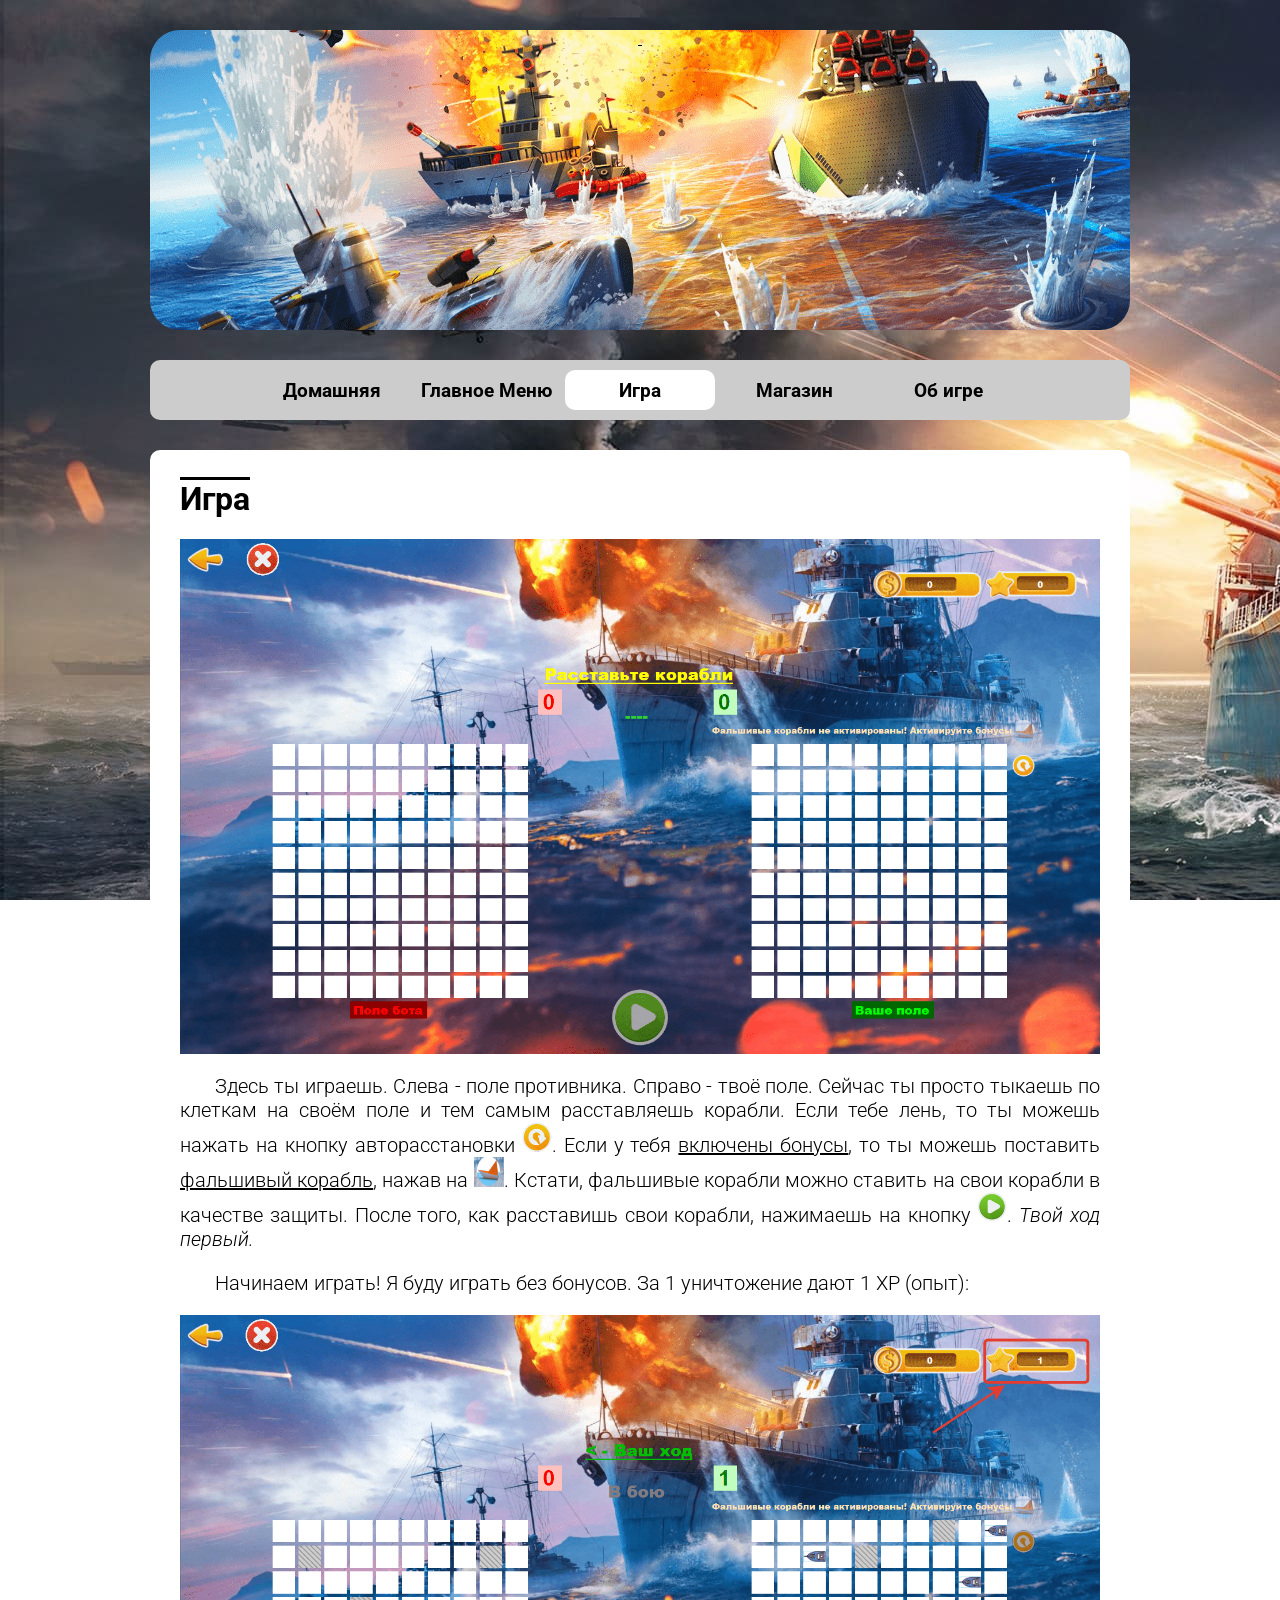
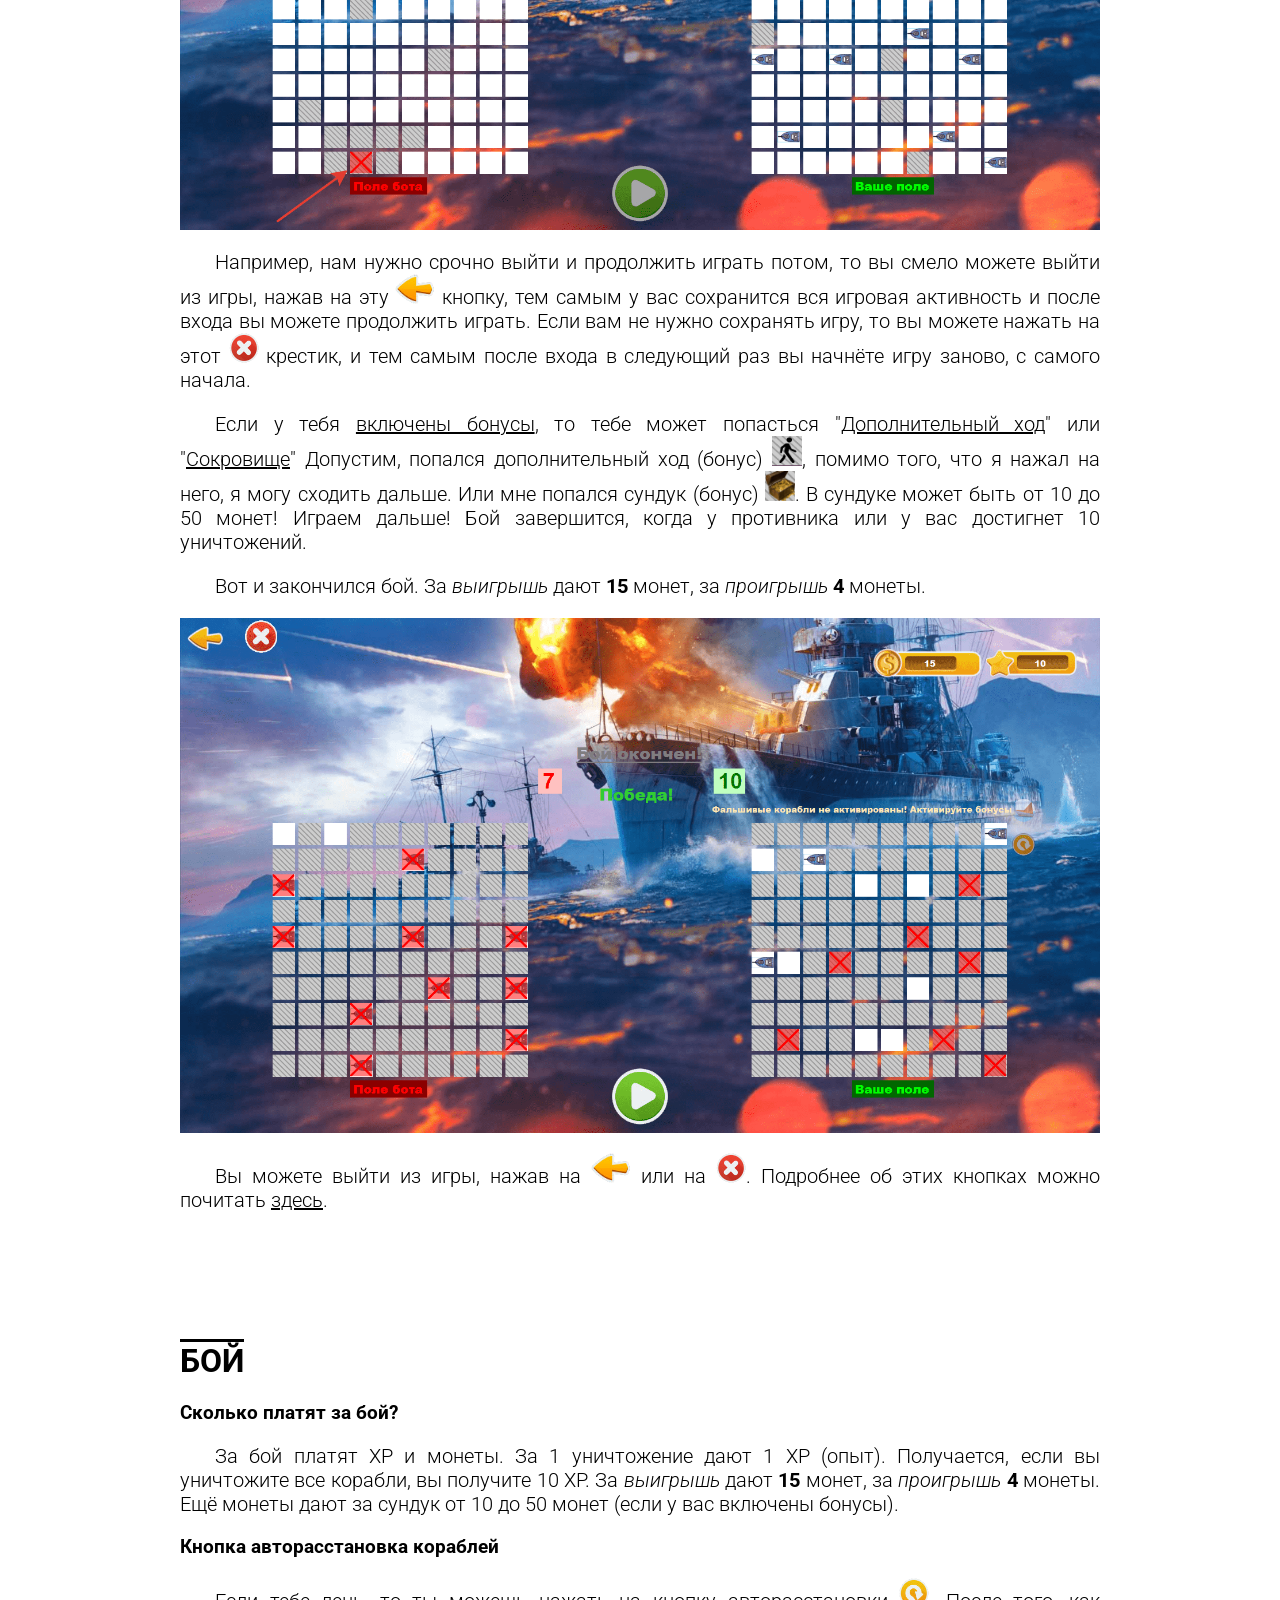
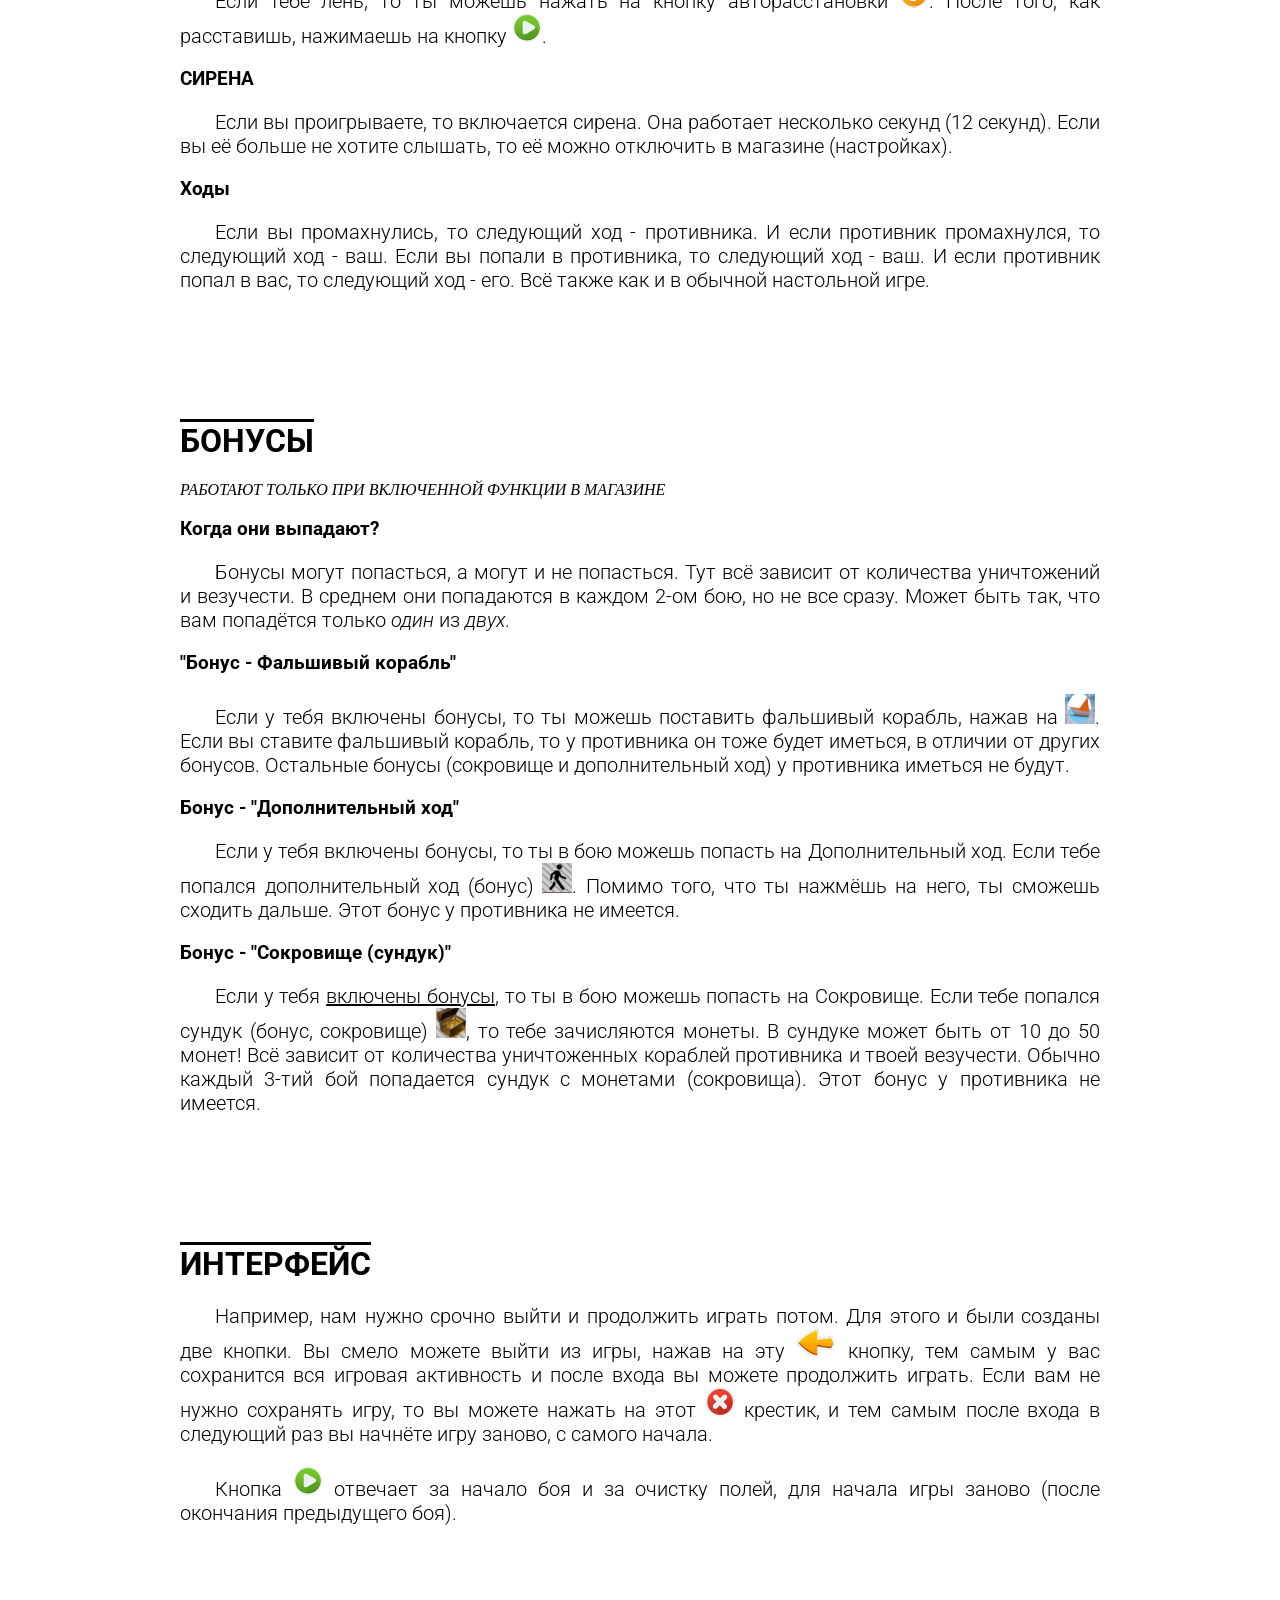
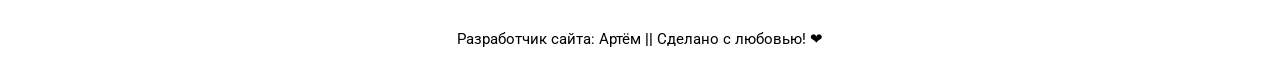
<file: htm/game.htm>
﻿<!DOCTYPE HTML PUBLIC "-//W3C//DTD HTML 4.01 Transitional//EN">

<html>
<head>
<title>Морской Бой || Игра</title>
<link rel="stylesheet" type="text/css" href="../css/style.css" />
</head>
<body oncopy="return false;" onmousedown="return false;" oncontextmenu="return false;">


                                            <!--Шапка-->
<a href="home.htm"><div class="shapka">
    &nbsp;
</div></a>
                                            <!--------->
                                            <!--Конец-->



                                            <!--Тело-->

<!--Ссылки-->
<div class="menu">
    <a href="../htm/home.htm"><div class="blockSelect"><h3 class="styleNameSelect">Домашняя</h3></div></a>
    <a href="../htm/main.htm"><div class="blockSelect"><h3 class="styleNameSelect">Главное Меню</h3></div></a>
    <a href="../htm/game.htm"><div class="blockSelectActive"><h3 class="styleNameSelect">Игра</h3></div></a>
    <a href="../htm/shop.htm"><div class="blockSelect"><h3 class="styleNameSelect">Магазин</h3></div></a>
    <a href="../htm/info.htm"><div class="blockSelect"><h3 class="styleNameSelect">Об игре</h3></div></a>
</div>
<!--Контент-->
<div class="content">
    <h1>Игра</h1>
    <img class="imgBig" src="../img/scrGame1.png">
    <p>
        Здесь ты играешь. Слева - поле противника. Справо - твоё поле. Сейчас ты просто тыкаешь по клеткам на своём поле и тем самым расставляешь корабли. Если тебе лень, то ты можешь нажать на кнопку авторасстановки <img src="../img/auto.png" width="30px" height="30px">.
        Если у тебя <a href="shop.htm#bon">включены бонусы</a>, 
        то ты можешь поставить <a href="game.htm#falsh">фальшивый корабль</a>, нажав на <img src="../img/falsh.png" width="30px" height=30px">. Кстати, фальшивые корабли можно ставить на свои корабли в качестве защиты.
        После того, как расставишь свои корабли, нажимаешь на кнопку <img src="../img/play.png" width="30px" height="30px">. <em>Твой ход первый.</em>
    </p>
    <p>
        Начинаем играть! Я буду играть без бонусов. За 1 уничтожение дают 1 XP (опыт):
    </p>
    <img class="imgBig" src="../img/xp.png">
    <p>
        Например, нам нужно срочно выйти и продолжить играть потом, то вы смело можете выйти из игры, 
        нажав на эту <img src="../img/brnExit.png" width="40px" height="30px"> кнопку, тем самым у вас сохранится вся игровая активность и после входа вы можете продолжить играть. 
        Если вам не нужно сохранять игру, то вы можете нажать на этот <img src="../img/close.png" width="30px" height="30px"> крестик, и тем самым после входа в следующий раз вы начнёте игру заново, с самого начала.
    </p>
    <p>
        Если у тебя <a href="shop.htm#bon">включены бонусы</a>, то тебе может попасться "<a href="game.htm#dop">Дополнительный ход</a>" или "<a href="game.htm#sokr">Сокровище</a>" Допустим, попался дополнительный ход (бонус) <img src="../img/hod.png" width="30px" height="30px">, помимо того, что я нажал на него, я могу сходить дальше.
        Или мне попался сундук (бонус) <img src="../img/sokr.png" width="30px" height="30px">. В сундуке может быть от 10 до 50 монет! Играем дальше! Бой завершится, когда у противника или у вас достигнет 10 уничтожений.
    </p>
    <p>
        Вот и закончился бой. За <em>выигрышь</em> дают <strong>15</strong> монет, за <em>проигрышь</em> <strong>4</strong> монеты.
    </p>
    <img class="imgBig" src="../img/win.png">
    <p>
        Вы можете выйти из игры, нажав на <img src="../img/brnExit.png" width="40px" height="30px"> или на <img src="../img/close.png" width="30px" height="30px">.
        Подробнее об этих кнопках можно почитать <a href="game.htm#interface">здесь</a>.
    </p>
</div>
<div class="content">
    <h1>БОЙ</h1>
    <h3>Сколько платят за бой?</h3>
    <p>
        За бой платят XP и монеты. За 1 уничтожение дают 1 XP (опыт). Получается, если вы уничтожите все корабли, вы получите 10 XP. 
        За <em>выигрышь</em> дают <strong>15</strong> монет, за <em>проигрышь</em> <strong>4</strong> монеты. Ещё монеты дают за сундук от 10 до 50 монет (если у вас включены бонусы).
    </p>
    <h3>Кнопка авторасстановка кораблей</h3>
    <p>
        Если тебе лень, то ты можешь нажать на кнопку авторасстановки <img src="../img/auto.png" width="30px" height="30px">.
        После того, как расставишь, нажимаешь на кнопку <img src="../img/play.png" width="30px" height="30px">.
    </p>
    <h3><a name="siren">СИРЕНА</a></h3>
    <p>
        Если вы проигрываете, то включается сирена. Она работает несколько секунд (12 секунд). Если вы её больше не хотите слышать, то её можно отключить в магазине (настройках).
    </p>
    <h3>Ходы</h3>
    <p>
        Если вы промахнулись, то следующий ход - противника. И если противник промахнулся, то следующий ход - ваш.
        Если вы попали в противника, то следующий ход - ваш. И если противник попал в вас, то следующий ход - его. Всё также как и в обычной настольной игре.
    </p>
</div>
<div class="content">
    <h1><a name="bonus">БОНУСЫ</a></h1>
    <em style="padding-left: 30px;">РАБОТАЮТ ТОЛЬКО ПРИ ВКЛЮЧЕННОЙ ФУНКЦИИ В МАГАЗИНЕ</em>
    <h3>Когда они выпадают?</h3>
    <p>
        Бонусы могут попасться, а могут и не попасться. Тут всё зависит от количества уничтожений и везучести. 
        В среднем они попадаются в каждом 2-ом бою, но не все сразу. Может быть так, что вам попадётся только <em>один</em> из <em>двух</em>.
    </p>
    <h3><a name="falsh"></a>"Бонус - Фальшивый корабль"</h3>
    <p>
        Если у тебя включены бонусы, 
        то ты можешь поставить фальшивый корабль, нажав на <img src="../img/falsh.png" width="30px" height=30px">. Если вы ставите фальшивый корабль, то у противника он тоже будет иметься, в отличии от других бонусов. 
        Остальные бонусы (сокровище и дополнительный ход) у противника иметься не будут.
        <br>
    </p>
    <h3><a name="dop">Бонус - "Дополнительный ход"</h3>
    <p>
        Если у тебя включены бонусы, 
        то ты в бою можешь попасть на Дополнительный ход. Если тебе попался дополнительный ход (бонус) 
        <img src="../img/hod.png" width="30px" height="30px">. Помимо того, что ты нажмёшь на него, ты сможешь сходить дальше. Этот бонус у противника не имеется.
        <br>
    </p>
    <h3><a name="sokr">Бонус - "Сокровище (сундук)"</h3>
    <p>
        Если у тебя <a href="shop.htm#bon">включены бонусы</a>, 
        то ты в бою можешь попасть на Сокровище. Если тебе попался сундук (бонус, сокровище) <img src="../img/sokr.png" width="30px" height="30px">, то тебе зачисляются монеты. В сундуке может быть от 10 до 50 монет! 
        Всё зависит от количества уничтоженных кораблей противника и твоей везучести. Обычно каждый 3-тий бой попадается сундук с монетами (сокровища). Этот бонус у противника не имеется.
        <br>
    </p>
</div>
<div class="content">
    <h1><a name="interface">ИНТЕРФЕЙС</h1>
    <p>
        Например, нам нужно срочно выйти и продолжить играть потом. Для этого и были созданы две кнопки. Вы смело можете выйти из игры, 
        нажав на эту <img src="../img/brnExit.png" width="40px" height="30px"> кнопку, тем самым у вас сохранится вся игровая активность и после входа вы можете продолжить играть. 
        Если вам не нужно сохранять игру, то вы можете нажать на этот <img src="../img/close.png" width="30px" height="30px"> крестик, и тем самым после входа в следующий раз вы начнёте игру заново, с самого начала.
    </p>

    <p>
        Кнопка <img src="../img/play.png" width="30px" height="30px"> отвечает за начало боя и за очистку полей, для начала игры заново (после окончания предыдущего боя).
    </p>
</div>

                                            <!--------->
                                            <!--Конец-->
																						
																						
																						
                                            <!--Контакты-->

<div class="contact">
    Разработчик сайта: Артём <strong>||</strong> Сделано с любовью! ❤
</div>

                                            <!--------->
                                            <!--Конец-->
</body>
</html>
</file>
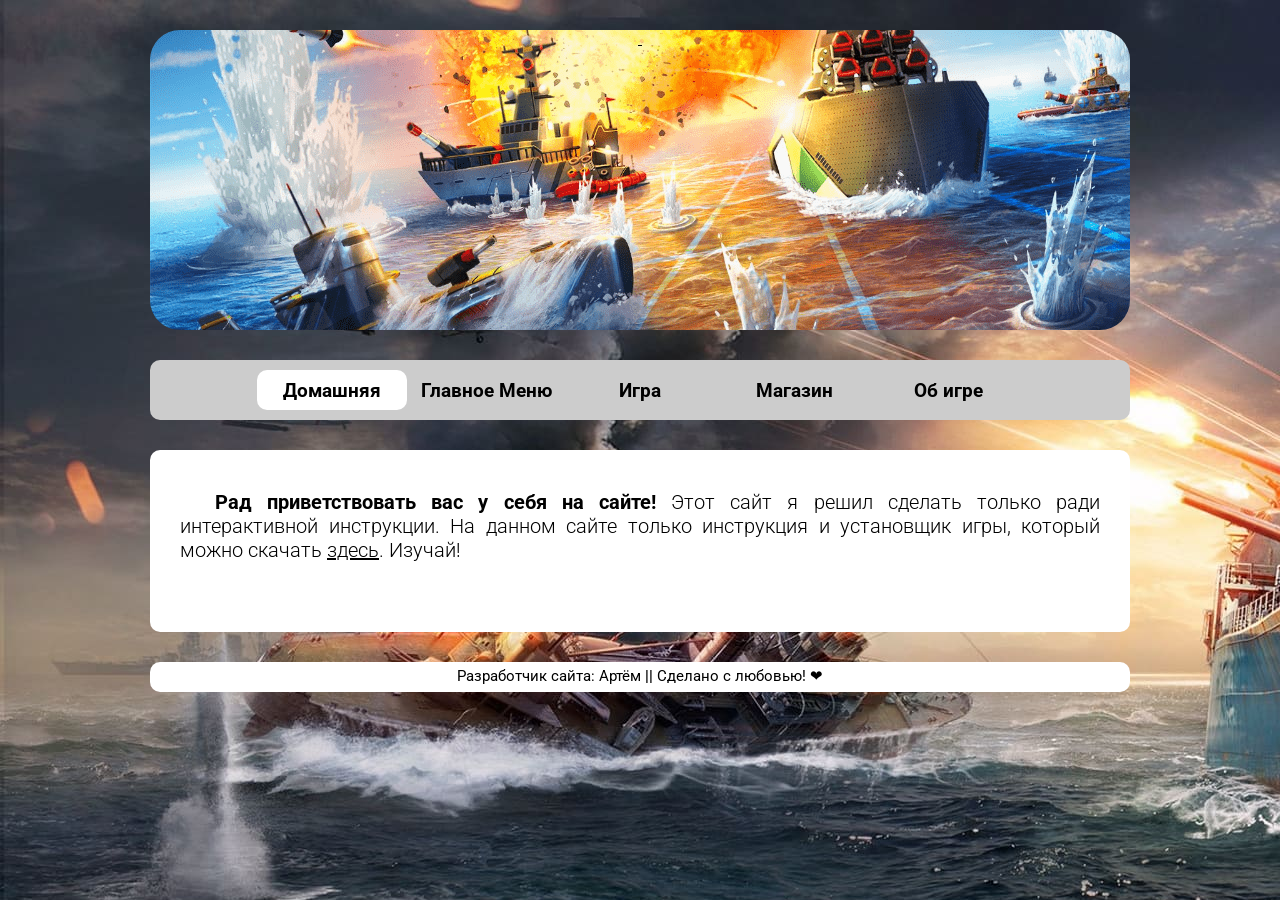
<file: htm/home.htm>
﻿<!DOCTYPE HTML PUBLIC "-//W3C//DTD HTML 4.01 Transitional//EN">

<html>
<head>
<title>Морской Бой || Домашняя</title>
<link rel="stylesheet" type="text/css" href="../css/style.css" />
</head>
<body oncopy="return false;" onmousedown="return false;" oncontextmenu="return false;">


                                            <!--Шапка-->
<a href="game.htm"><div class="shapka">
    &nbsp;
</div></a>
                                            <!--------->
                                            <!--Конец-->



                                            <!--Тело-->

<!--Ссылки-->
<div class="menu">
    <a href="../htm/home.htm"><div class="blockSelectActive"><h3 class="styleNameSelect">Домашняя</h3></div></a>
    <a href="../htm/main.htm"><div class="blockSelect"><h3 class="styleNameSelect">Главное Меню</h3></div></a>
    <a href="../htm/game.htm"><div class="blockSelect"><h3 class="styleNameSelect">Игра</h3></div></a>
    <a href="../htm/shop.htm"><div class="blockSelect"><h3 class="styleNameSelect">Магазин</h3></div></a>
    <a href="../htm/info.htm"><div class="blockSelect"><h3 class="styleNameSelect">Об игре</h3></div></a>
</div>
<!--Контент-->
<div class="content" style="padding-top: 20px">
    <p><strong>Рад приветствовать вас у себя на сайте!</strong> Этот сайт я решил сделать только ради интерактивной инструкции.
        На данном сайте только инструкция и установщик игры, который можно скачать <a href="info.htm">здесь</a>. Изучай!
    </p>
</div>

                                            <!--------->
                                            <!--Конец-->
																						
																						
																						
                                            <!--Контакты-->

<div class="contact">
    Разработчик сайта: Артём <strong>||</strong> Сделано с любовью! ❤
</div>

                                            <!--------->
                                            <!--Конец-->
</body>
</html>
</file>
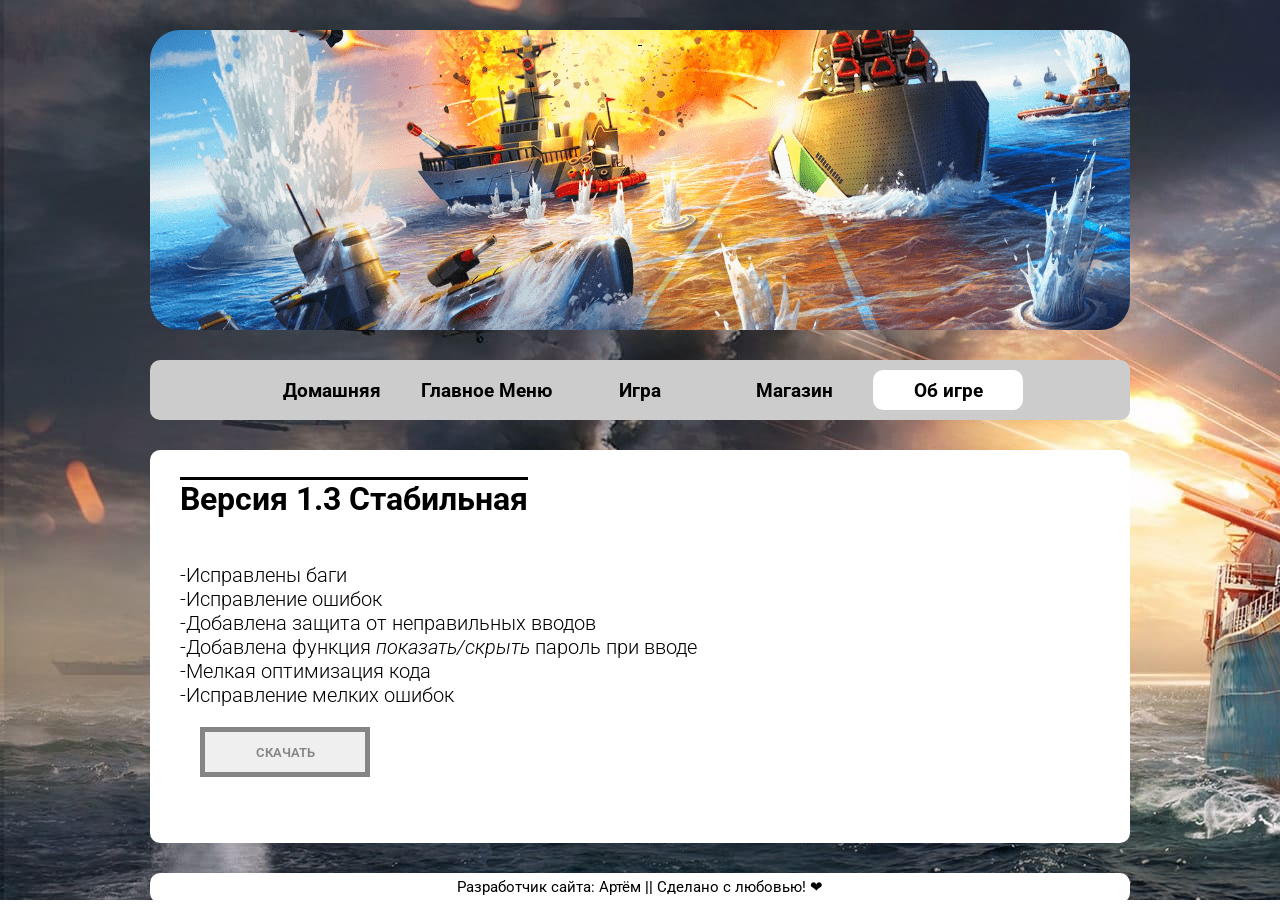
<file: htm/info.htm>
﻿<!DOCTYPE HTML PUBLIC "-//W3C//DTD HTML 4.01 Transitional//EN">

<html>
<head>
<title>Морской Бой || Информация</title>
<link rel="stylesheet" type="text/css" href="../css/style.css" />
</head>
<body oncopy="return false;" onmousedown="return false;" oncontextmenu="return false;">


                                            <!--Шапка-->
<a href="home.htm"><div class="shapka">
    &nbsp;
</div></a>
                                            <!--------->
                                            <!--Конец-->



                                            <!--Тело-->

<!--Ссылки-->
<div class="menu">
    <a href="../htm/home.htm"><div class="blockSelect"><h3 class="styleNameSelect">Домашняя</h3></div></a>
    <a href="../htm/main.htm"><div class="blockSelect"><h3 class="styleNameSelect">Главное Меню</h3></div></a>
    <a href="../htm/game.htm"><div class="blockSelect"><h3 class="styleNameSelect">Игра</h3></div></a>
    <a href="../htm/shop.htm"><div class="blockSelect"><h3 class="styleNameSelect">Магазин</h3></div></a>
    <a href="../htm/info.htm"><div class="blockSelectActive"><h3 class="styleNameSelect">Об игре</h3></div></a>
</div>
<!--Контент-->
<div class="content">
    <h1>Версия 1.3 Стабильная</h1>
    <p>
        <br>-Исправлены баги
        <br>-Исправление ошибок
        <br>-Добавлена защита от неправильных вводов
        <br>-Добавлена функция <em>показать/скрыть</em> пароль при вводе
        <br>-Мелкая оптимизация кода
        <br>-Исправление мелких ошибок
    </p>
    <form id="downloadForm" action="https://drive.google.com/u/4/uc?id=1kuvCzY3icy1UFK7JkOuQJtzdGRPba2j1&amp;export=download&amp;confirm=t&amp;uuid=a9e36351-2151-457c-a24c-3288154ba916" method="post">
        <input type="submit" class="btn-grey-qa" value="СКАЧАТЬ">
    </form>
</div>

                                            <!--------->
                                            <!--Конец-->
																						
																						
																						
                                            <!--Контакты-->

<div class="contact">
    Разработчик сайта: Артём <strong>||</strong> Сделано с любовью! ❤
</div>

                                            <!--------->
                                            <!--Конец-->
</body>
</html>
</file>
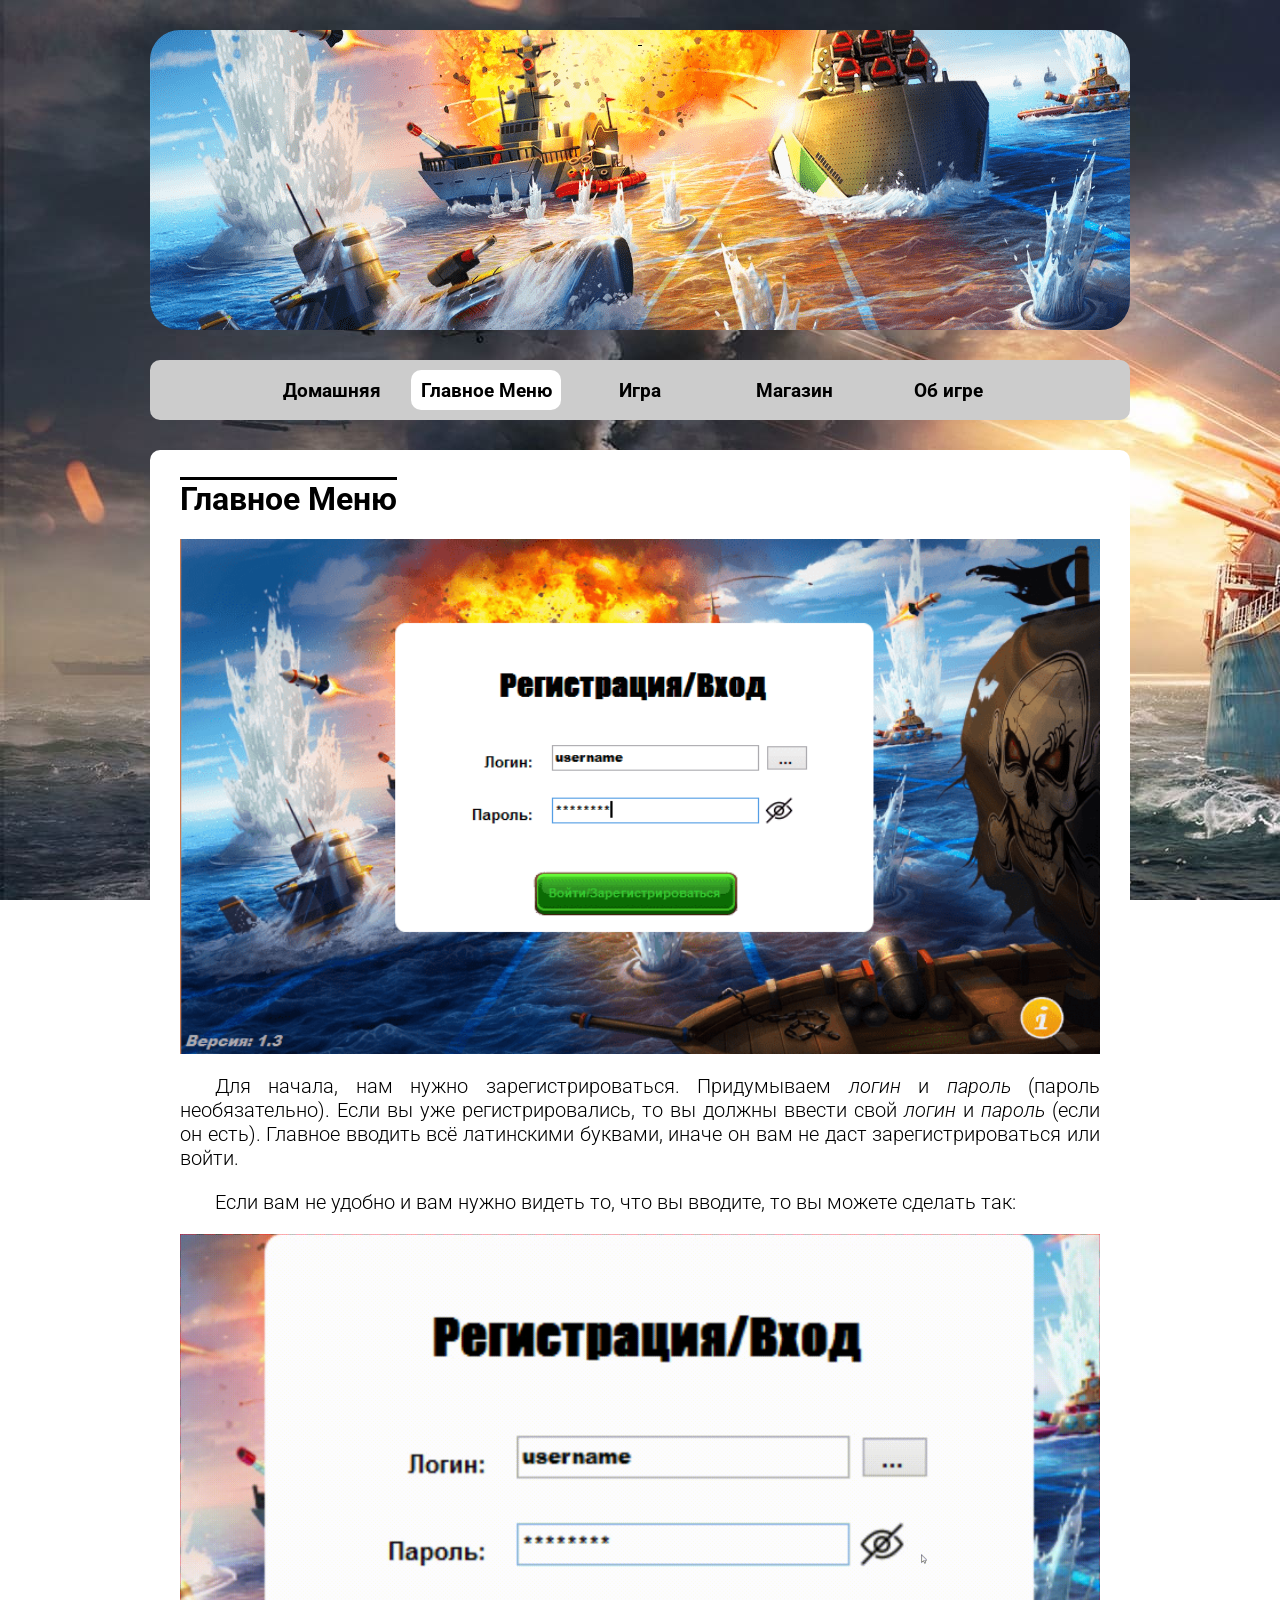
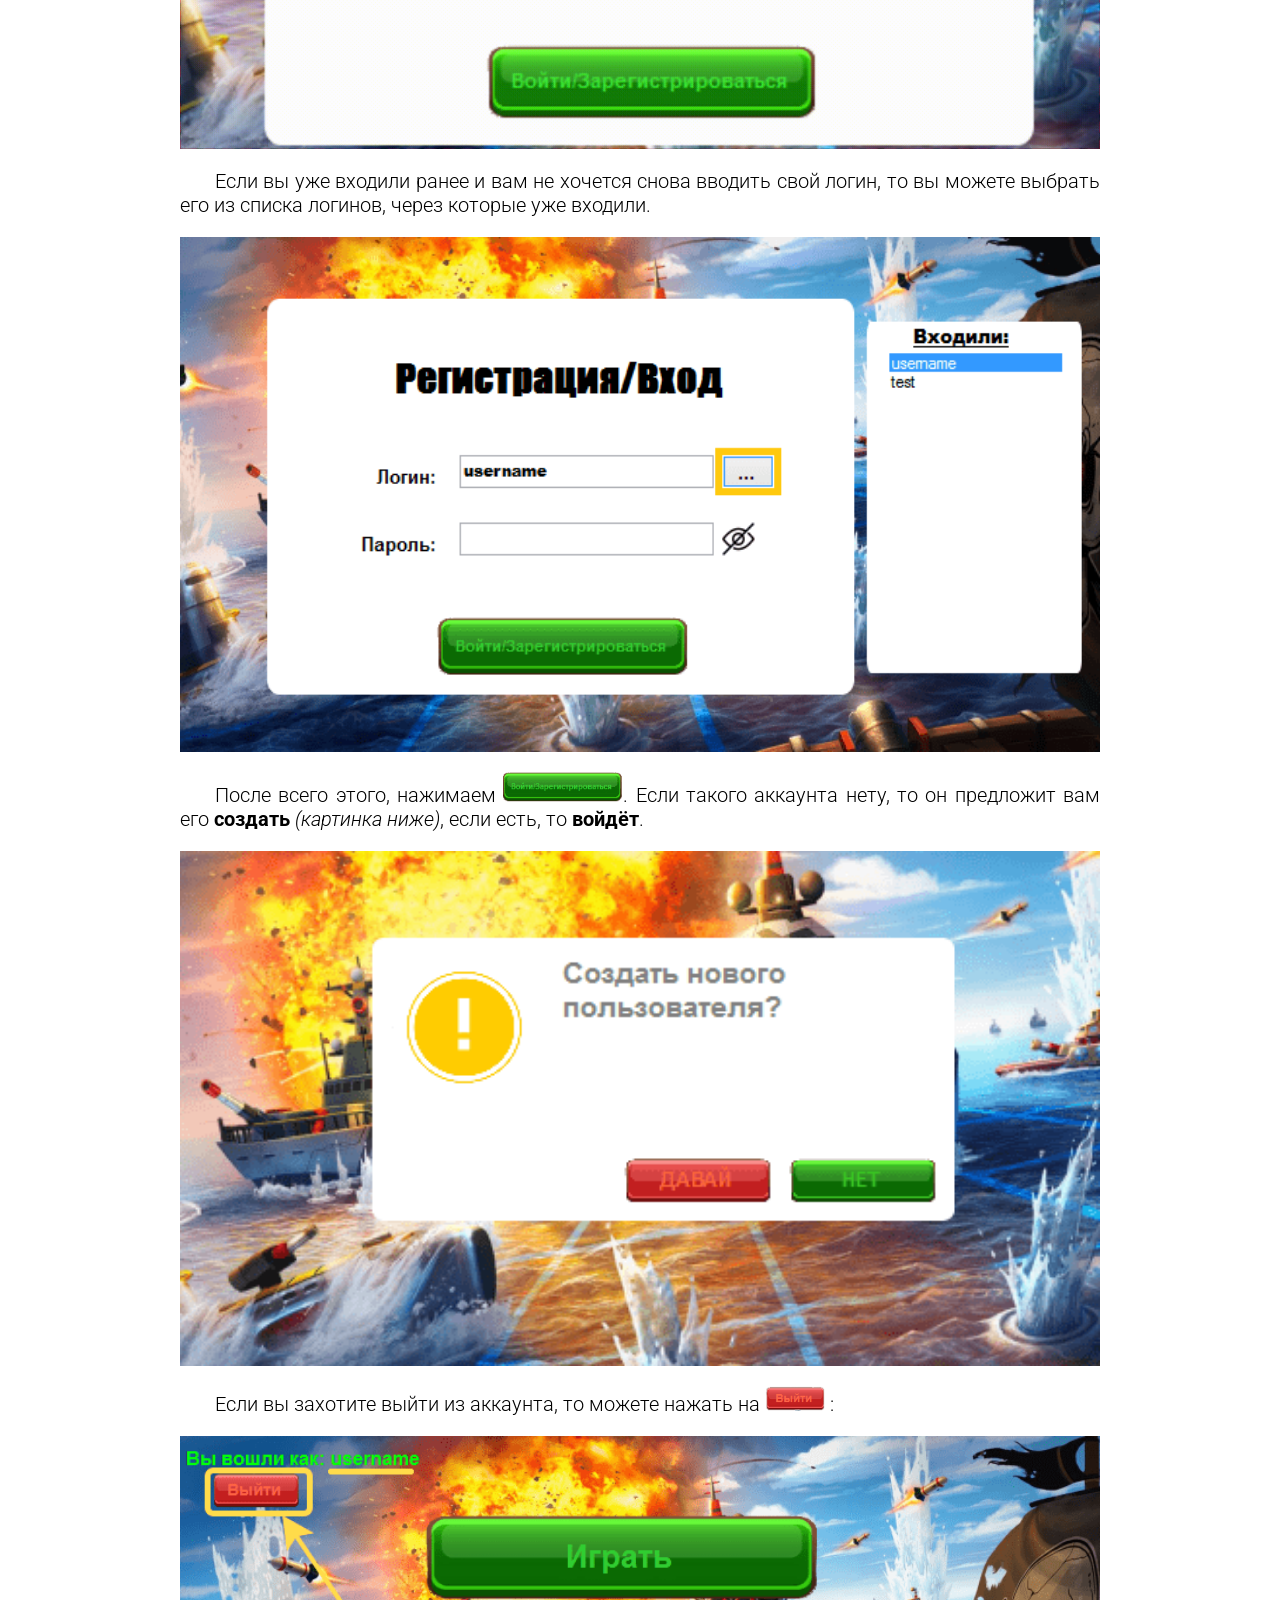
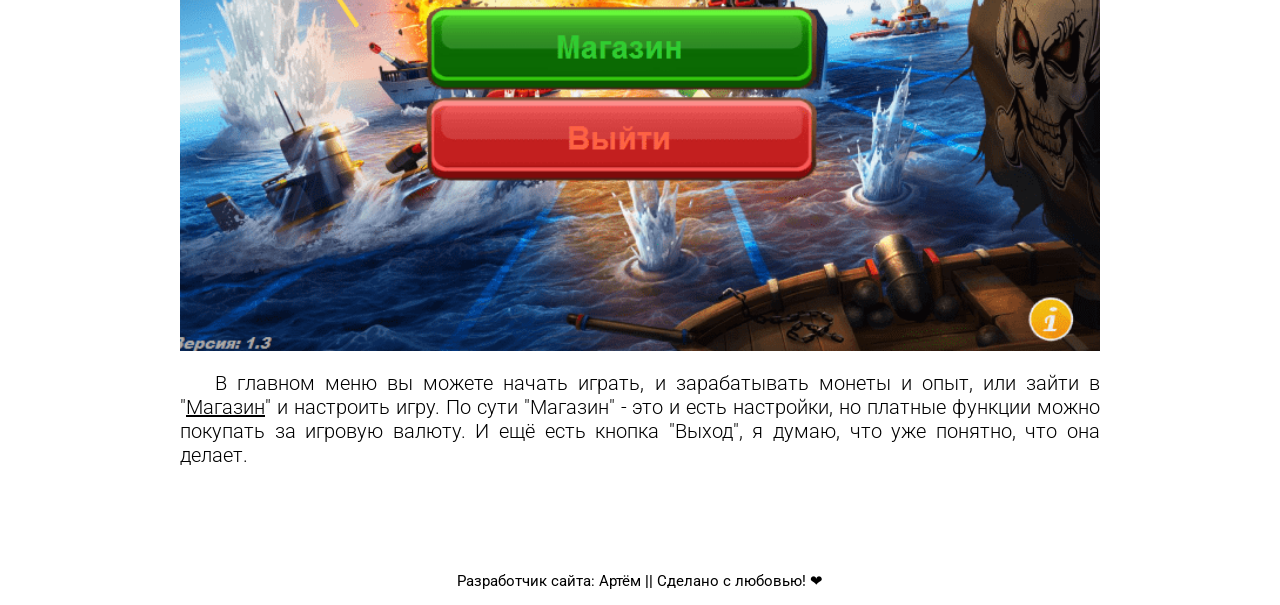
<file: htm/main.htm>
﻿<!DOCTYPE HTML PUBLIC "-//W3C//DTD HTML 4.01 Transitional//EN">

<html>
<head>
<title>Морской Бой || Главное Меню</title>
<link rel="stylesheet" type="text/css" href="../css/style.css" />
</head>
<body oncopy="return false;" onmousedown="return false;" oncontextmenu="return false;">


                                            <!--Шапка-->
<a href="game.htm"><div class="shapka">
    &nbsp;
</div></a>
                                            <!--------->
                                            <!--Конец-->



                                            <!--Тело-->

<!--Ссылки-->
<div class="menu">
    <a href="../htm/home.htm"><div class="blockSelect"><h3 class="styleNameSelect">Домашняя</h3></div></a>
    <a href="../htm/main.htm"><div class="blockSelectActive"><h3 class="styleNameSelect">Главное Меню</h3></div></a>
    <a href="../htm/game.htm"><div class="blockSelect"><h3 class="styleNameSelect">Игра</h3></div></a>
    <a href="../htm/shop.htm"><div class="blockSelect"><h3 class="styleNameSelect">Магазин</h3></div></a>
    <a href="../htm/info.htm"><div class="blockSelect"><h3 class="styleNameSelect">Об игре</h3></div></a>
</div>
<!--Контент-->
<div class="content">
    <h1>Главное Меню</h1>
    <img class="imgBig" src="../img/srcRegistr.png">
    <p>
        Для начала, нам нужно зарегистрироваться. Придумываем <em>логин</em> и <em>пароль</em> (пароль необязательно). 
        Если вы уже регистрировались, то вы должны ввести свой <em>логин</em> и <em>пароль</em> (если он есть). 
        Главное вводить всё латинскими буквами, иначе он вам не даст зарегистрироваться или войти.
    </p>
    <p>
        Если вам не удобно и вам нужно видеть то, что вы вводите, то вы можете сделать так:
    </p>
    <img class="imgBig" src="../img/show.gif">
    <p>
        Если вы уже входили ранее и вам не хочется снова вводить свой логин, 
        то вы можете выбрать его из списка логинов, через которые уже входили.
    </p>
    <img class="imgBig" src="../img/listLogin.png">
    <p>
        После всего этого, нажимаем <img src="../img/sign.png" width="120px" height="30px">. 
        Если такого аккаунта нету, то он предложит вам его <strong>создать</strong> <em>(картинка ниже)</em>, если есть, то <strong>войдёт</strong>.
    </p>
    <img class="imgBig" src="../img/create.png">
    <p>
        Если вы захотите выйти из аккаунта, то можете нажать на <img src="../img/exit.png" width="60px" height="25px"> :
    </p>
    </p>
    <img class="imgBig" src="../img/unsign.png">
    <p>
        В главном меню вы можете начать играть, и зарабатывать монеты и опыт, или зайти в "<a href="shop.htm">Магазин</a>" и настроить игру. 
        По сути "Магазин" - это и есть настройки, но платные функции можно покупать за игровую валюту. 
        И ещё есть кнопка "Выход", я думаю, что уже понятно, что она делает.
    </p>
</div>

                                            <!--------->
                                            <!--Конец-->
																						
																						
																						
                                            <!--Контакты-->

<div class="contact">
    Разработчик сайта: Артём <strong>||</strong> Сделано с любовью! ❤
</div>

                                            <!--------->
                                            <!--Конец-->
</body>
</html>
</file>
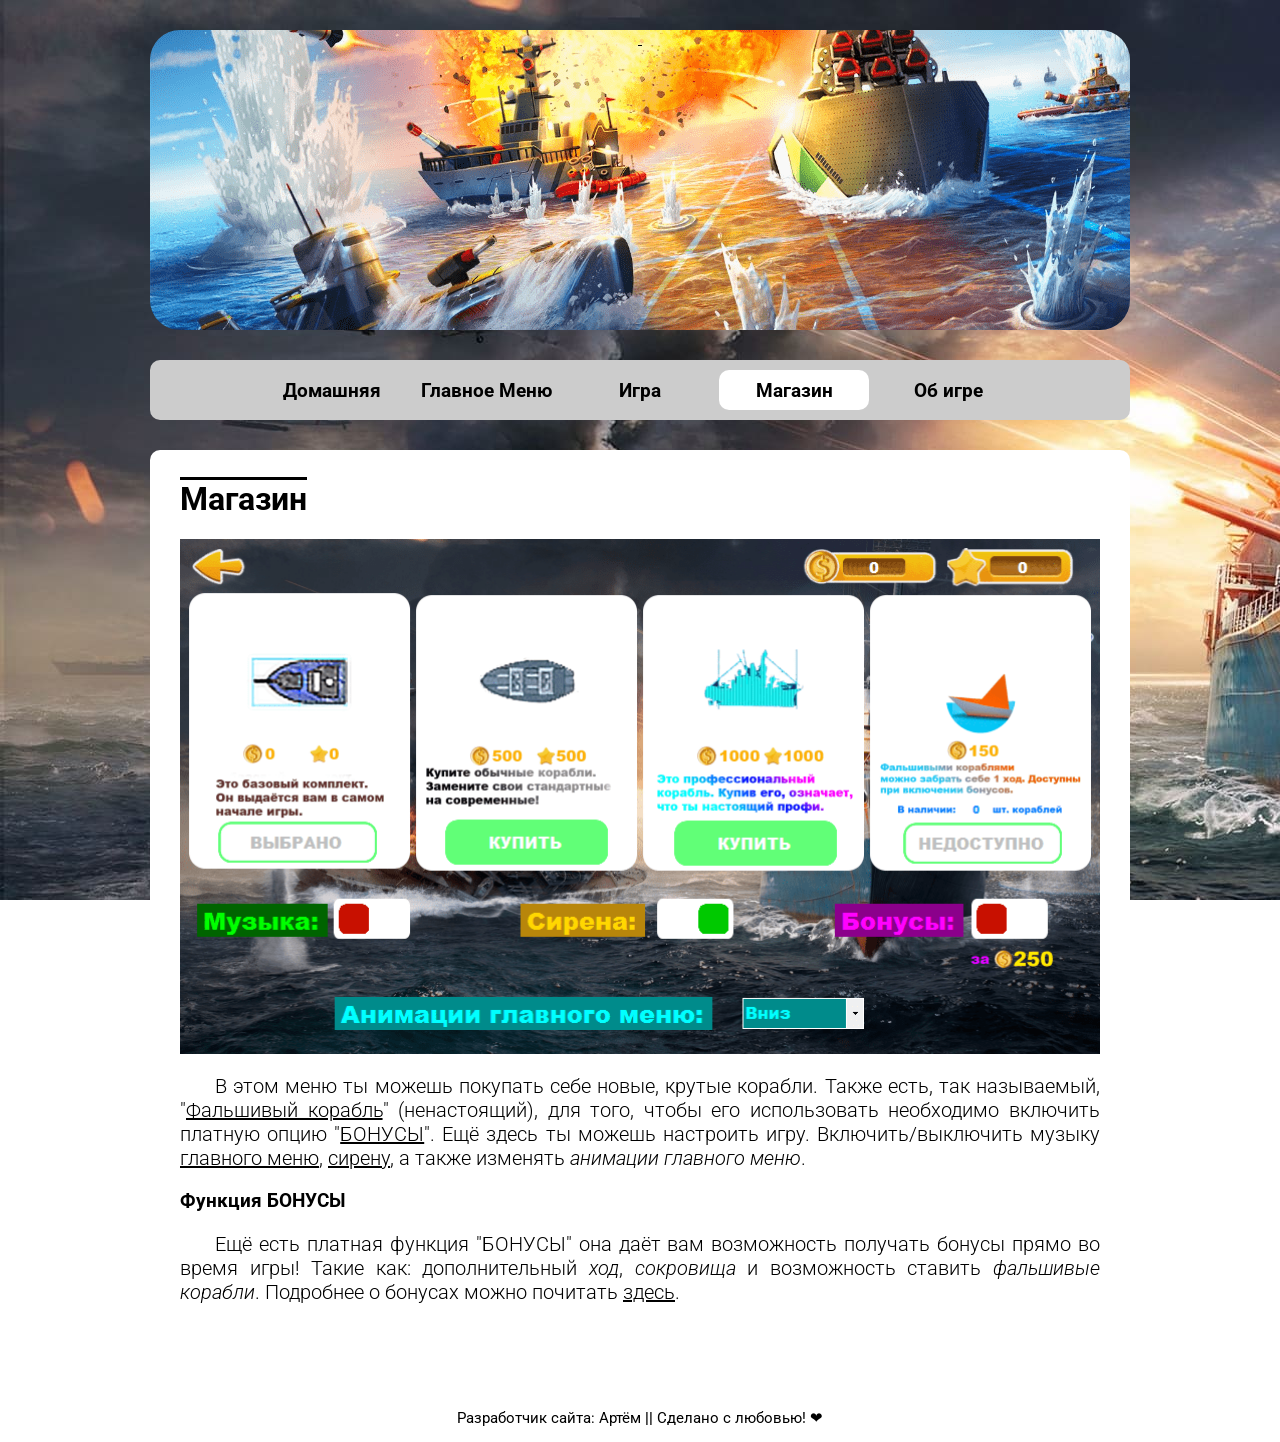
<file: htm/shop.htm>
﻿<!DOCTYPE HTML PUBLIC "-//W3C//DTD HTML 4.01 Transitional//EN">

<html>
<head>
<title>Морской Бой || Магазин</title>
<link rel="stylesheet" type="text/css" href="../css/style.css" />
</head>
<body oncopy="return false;" onmousedown="return false;" oncontextmenu="return false;">


                                            <!--Шапка-->
<a href="game.htm"><div class="shapka">
    &nbsp;
</div></a>
                                            <!--------->
                                            <!--Конец-->



                                            <!--Тело-->

<!--Ссылки-->
<div class="menu">
    <a href="../htm/home.htm"><div class="blockSelect"><h3 class="styleNameSelect">Домашняя</h3></div></a>
    <a href="../htm/main.htm"><div class="blockSelect"><h3 class="styleNameSelect">Главное Меню</h3></div></a>
    <a href="../htm/game.htm"><div class="blockSelect"><h3 class="styleNameSelect">Игра</h3></div></a>
    <a href="../htm/shop.htm"><div class="blockSelectActive"><h3 class="styleNameSelect">Магазин</h3></div></a>
    <a href="../htm/info.htm"><div class="blockSelect"><h3 class="styleNameSelect">Об игре</h3></div></a>
</div>
<!--Контент-->
<div class="content">
    <h1>Магазин</h1>
    <img class="imgBig" src="../img/scrShop.png">
    <p>
        В этом меню ты можешь покупать себе новые, крутые корабли. Также есть, так называемый, "<a href="game.htm#falsh">Фальшивый корабль</a>" (ненастоящий), 
        для того, чтобы его использовать необходимо включить платную опцию "<a href="game.htm#bonus">БОНУСЫ</a>".
         Ещё здесь ты можешь настроить игру. Включить/выключить музыку <a href="main.htm">главного меню</a>, <a href="game.htm#siren">сирену</a>, а также изменять <em>анимации главного меню</em>.
    </p>
    <h3><a name="bon">Функция БОНУСЫ</a></h3>
    <p>Ещё есть 
        платная функция "БОНУСЫ" она даёт вам возможность получать бонусы прямо во время игры! Такие как: 
        дополнительный <em>ход</em>, <em>сокровища</em> и возможность ставить <em>фальшивые корабли</em>. Подробнее о бонусах можно почитать <a href="game.htm#bonus">здесь</a>.
    </p>
</div>

                                            <!--------->
                                            <!--Конец-->
																						
																						
																						
                                            <!--Контакты-->

<div class="contact">
    Разработчик сайта: Артём <strong>||</strong> Сделано с любовью! ❤
</div>

                                            <!--------->
                                            <!--Конец-->
</body>
</html>
</file>
<file: css/style.css>
﻿@import url('https://fonts.googleapis.com/css2?family=Roboto:wght@300;900&display=swap');
body {
background-image: url("../img/background.jpg");
background-attachment: fixed;
}

.imgBig{
    width: 920px;
    height: 515px;
    padding-left: 30px;
}

h1 {
font-family: 'Roboto', sans-serif;
text-decoration: overline;
padding-top: 30px;
padding-left: 30px;
}

h3 {
font-family: 'Roboto', sans-serif;
padding-left: 30px;
}

a {
color: black;
}

p {
font-family: 'Roboto', sans-serif;
text-indent: 35px;
font-size: 20px;
font-weight: 300;
padding-left: 30px;
padding-right: 30px;
text-align: justify;
}

.shapka {
width: 75%;
height: 300px;
max-width: 1200px;
min-width: 980px;
margin-top: 30px;
margin-left: auto;
margin-right: auto;
text-align: center;
border-radius: 30px;
background-image: url("../img/shapka.png");
transition: all 200ms 0ms linear;
}

.shapka:hover {
background-image: url("../img/shapkaHover.png");
}

.menu {
height: 50px;
width: 75%;
min-width: 980px;
margin-top: 30px;
margin-left: auto;
margin-right: auto;
background-color: #cccccc;
text-align: center;
padding-top: 10px;
border-radius: 10px;
}

.blockSelect {
width: 150px;
height: 40px;
background-color: none;
border-radius: 10px;
display: inline-block;
transition: all 200ms 0ms linear;
}

.blockSelect:hover {
background-color: #ffffff;
border-radius: 10px;
display: inline-block;
}

.blockSelectActive {
width: 150px;
height: 40px;
background-color: #ffffff;
border-radius: 10px;
display: inline-block;
}

.styleNameSelect {
text-align: center;
margin-top: 10px;
padding-left: 0px;
}

.content {
width: 75%;
min-width: 980px;
margin-top: 30px;
margin-left: auto;
margin-right: auto;
background-color: #ffffff;
border-radius: 10px;
padding-bottom: 50px;
}

.contact {
font-size: 15px;
width: 75%;
min-width: 980px;
height: 25px;
margin-top: 30px;
margin-left: auto;
margin-right: auto;
padding-top: 5px;
background-color: #ffffff;
text-align: center;
border-radius: 10px;
font-family: 'Roboto', sans-serif;
}

.btn-grey-qa {
    width: 170px;
    height: 50px;
    position: relative;
    display: inline-block;
    text-align: center;
    text-transform: uppercase; 
    padding: 10px 15px;
    margin: 0px 50px;
    font-size: 100% + 40%;
    font-weight: 600;
    transition: 0.5s;
    border: 5px solid #858585;
    color: #858585;
    font-family: 'Roboto', sans-serif;
}

.btn-grey-qa:hover {
    background-color: #525252;
    border: 5px solid #b4b2b2;
    color: #ffffff;
    cursor: pointer;
}
</file>
